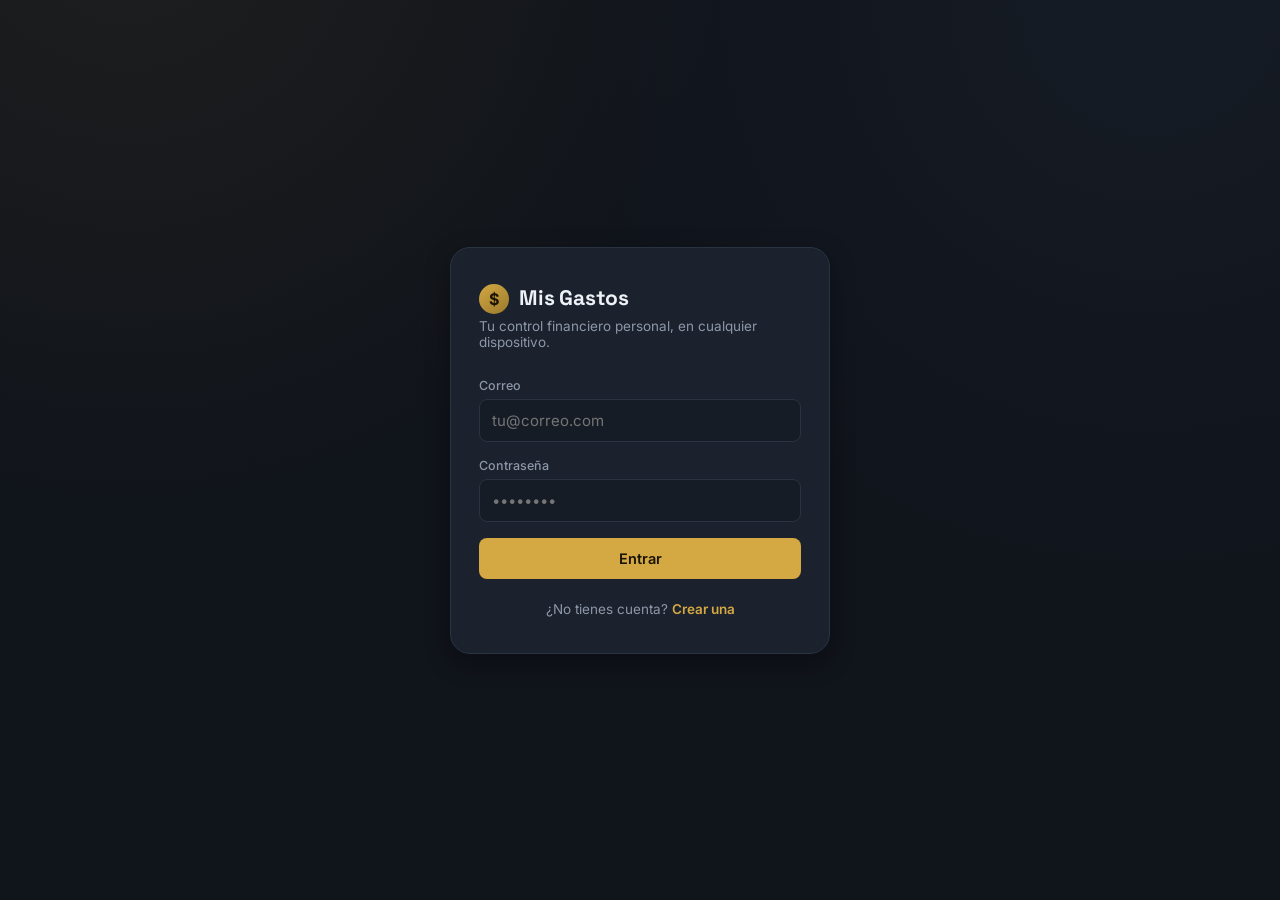
<file: frontend/index.html>
<!DOCTYPE html>
<html lang="es">
<head>
<meta charset="UTF-8" />
<meta name="viewport" content="width=device-width, initial-scale=1, viewport-fit=cover" />
<title>Mis Gastos</title>
<meta name="theme-color" content="#10141b" />
<link rel="manifest" href="manifest.json" />
<link rel="apple-touch-icon" href="icons/icon-180.png" />
<meta name="apple-mobile-web-app-capable" content="yes" />
<meta name="apple-mobile-web-app-status-bar-style" content="black-translucent" />
<meta name="apple-mobile-web-app-title" content="Mis Gastos" />
<link rel="preconnect" href="https://fonts.googleapis.com">
<link rel="preconnect" href="https://fonts.gstatic.com" crossorigin>
<link href="https://fonts.googleapis.com/css2?family=Inter:wght@400;500;600;700&family=Space+Grotesk:wght@500;600;700&display=swap" rel="stylesheet">
<link rel="stylesheet" href="css/styles.css" />
</head>
<body>

<div id="app">

  <!-- ======= AUTH VIEW ======= -->
  <section id="view-auth" class="view-auth">
    <div class="auth-card">
      <div class="auth-brand">
        <div class="coin">$</div>
        <h1>Mis Gastos</h1>
      </div>
      <p class="auth-sub" id="auth-sub">Tu control financiero personal, en cualquier dispositivo.</p>

      <div id="auth-error" class="auth-error hidden"></div>

      <form id="form-login">
        <div class="field">
          <label>Correo</label>
          <input type="email" id="login-email" required autocomplete="email" placeholder="tu@correo.com" />
        </div>
        <div class="field">
          <label>Contraseña</label>
          <input type="password" id="login-password" required autocomplete="current-password" placeholder="••••••••" />
        </div>
        <button type="submit" class="btn btn-primary">Entrar</button>
      </form>

      <form id="form-register" class="hidden">
        <div class="field">
          <label>Nombre</label>
          <input type="text" id="reg-name" placeholder="Camilo" />
        </div>
        <div class="field">
          <label>Correo</label>
          <input type="email" id="reg-email" required autocomplete="email" placeholder="tu@correo.com" />
        </div>
        <div class="field">
          <label>Contraseña</label>
          <input type="password" id="reg-password" required minlength="6" autocomplete="new-password" placeholder="Mínimo 6 caracteres" />
        </div>
        <button type="submit" class="btn btn-primary">Crear cuenta</button>
      </form>

      <div class="auth-toggle">
        <span id="auth-toggle-text">¿No tienes cuenta?</span>
        <button class="btn-text" id="auth-toggle-btn">Crear una</button>
      </div>
    </div>
  </section>

  <!-- ======= APP SHELL ======= -->
  <div id="shell" class="shell hidden">

    <!-- Sidebar (desktop) -->
    <aside class="sidebar">
      <div class="sidebar-brand">
        <div class="coin">$</div>
        <strong>Mis Gastos</strong>
      </div>
      <button class="nav-item active" data-view="home"><span class="ic">🏠</span> Inicio</button>
      <button class="nav-item" data-view="metrics"><span class="ic">📊</span> Métricas</button>
      <button class="nav-item" data-view="categories"><span class="ic">🏷️</span> Categorías</button>
      <div class="sidebar-footer">
        <div class="sidebar-user" id="sidebar-user"></div>
        <button class="nav-item" id="logout-btn-desktop"><span class="ic">⎋</span> Cerrar sesión</button>
      </div>
    </aside>

    <div class="main-area">
      <header class="topbar">
        <div class="topbar-title" id="topbar-title">
          Inicio
          <span class="sub" id="topbar-sub"></span>
        </div>
        <button class="logout-btn" id="logout-btn-mobile">Salir</button>
      </header>

      <div class="month-scroller" id="month-scroller"></div>

      <main class="content">

        <!-- HOME / CONCILIACIÓN -->
        <section id="view-home" class="view">

          <!-- Panel de conciliación bancaria (hero) -->
          <div class="recon-card">
            <div class="recon-top">
              <div>
                <div class="recon-label">Saldo en la cuenta</div>
                <div class="recon-balance tabular" id="recon-computed">$0</div>
                <div class="recon-sub" id="recon-sub">lo que debería quedarte este mes</div>
              </div>
              <div class="recon-status" id="recon-status"></div>
            </div>

            <div class="recon-flow">
              <div class="flow-row editable" id="row-opening">
                <span class="flow-name">Saldo inicial del mes</span>
                <span class="flow-val tabular" id="val-opening">$0</span>
              </div>
              <div class="flow-row">
                <span class="flow-name">+ Ingresos netos (nómina)</span>
                <span class="flow-val tabular positive" id="val-net">$0</span>
              </div>
              <div class="flow-row">
                <span class="flow-name">− Gastos del mes</span>
                <span class="flow-val tabular negative" id="val-expenses">$0</span>
              </div>
              <div class="flow-row total">
                <span class="flow-name">= Saldo calculado</span>
                <span class="flow-val tabular" id="val-computed">$0</span>
              </div>
            </div>

            <div class="recon-bank">
              <div class="recon-bank-head">
                <span>Saldo real en tu banco</span>
                <button class="btn-text" id="edit-actual-btn">Ingresar / editar</button>
              </div>
              <div class="recon-bank-val tabular" id="val-actual">— sin ingresar —</div>
              <div class="recon-diff" id="recon-diff"></div>
            </div>
          </div>

          <!-- Resumen de nómina (colapsable) -->
          <div class="panel">
            <button class="panel-head" id="payroll-toggle">
              <span>Nómina del mes</span>
              <span class="panel-net tabular" id="payroll-net">$0</span>
              <span class="panel-chevron" id="payroll-chevron">▾</span>
            </button>
            <div class="panel-body" id="payroll-body">
              <div class="payroll-col">
                <div class="payroll-col-title positive">Ingresos</div>
                <div id="income-list"></div>
                <div class="payroll-col-title negative" style="margin-top:14px;">Deducciones</div>
                <div id="deduction-list"></div>
              </div>
              <div class="payroll-summary">
                <div class="ps-row"><span>Total ingresos</span><span class="tabular" id="ps-income">$0</span></div>
                <div class="ps-row"><span>Total deducciones</span><span class="tabular" id="ps-deduction">$0</span></div>
                <div class="ps-row net"><span>Neto a la cuenta</span><span class="tabular" id="ps-net">$0</span></div>
              </div>
            </div>
          </div>

          <div class="stat-grid">
            <div class="stat-chip fixed">
              <div class="stat-label">Gastos fijos</div>
              <div class="stat-value tabular" id="stat-fixed">$0</div>
            </div>
            <div class="stat-chip variable">
              <div class="stat-label">Gastos variables</div>
              <div class="stat-value tabular" id="stat-variable">$0</div>
            </div>
          </div>

          <div class="section-head">
            <h2>Movimientos</h2>
            <span class="count" id="tx-count">0</span>
          </div>

          <div id="tx-list"></div>
        </section>

        <!-- METRICS -->
        <section id="view-metrics" class="view hidden">
          <div class="metrics-grid">
            <div class="chart-card">
              <h3>Gastos variables por categoría</h3>
              <div class="chart-wrap"><canvas id="chart-categories"></canvas></div>
              <div class="cat-legend" id="cat-legend"></div>
            </div>
            <div class="chart-card">
              <h3>Ingresos vs. gastos del mes</h3>
              <div class="chart-wrap"><canvas id="chart-month"></canvas></div>
            </div>
            <div class="chart-card full">
              <h3>Tendencia del año</h3>
              <div class="chart-wrap"><canvas id="chart-trend"></canvas></div>
            </div>
          </div>
        </section>

        <!-- CATEGORIES -->
        <section id="view-categories" class="view hidden">
          <div class="section-head"><h2>Tus categorías</h2></div>
          <div id="cat-list"></div>
          <div class="add-cat-row">
            <input type="text" id="new-cat-name" placeholder="Nueva categoría (ej. Mascotas)" />
            <button class="btn btn-ghost" id="add-cat-btn">Agregar</button>
          </div>
        </section>

      </main>

      <button class="fab" id="fab-add">+</button>

      <nav class="bottom-nav">
        <button class="active" data-view="home"><span class="ic">🏠</span>Inicio</button>
        <button data-view="metrics"><span class="ic">📊</span>Métricas</button>
        <button data-view="categories"><span class="ic">🏷️</span>Categorías</button>
      </nav>
    </div>
  </div>

  <!-- ======= MODAL: agregar/editar movimiento ======= -->
  <div id="modal-tx" class="modal hidden">
    <div class="modal-card">
      <div class="modal-head">
        <h3 id="modal-title">Nuevo movimiento</h3>
        <button class="modal-close" id="modal-close">&times;</button>
      </div>

      <div class="type-toggle" id="type-toggle">
        <button data-type="variable" class="active">Variable</button>
        <button data-type="fixed">Fijo</button>
        <button data-type="income">Ingreso</button>
        <button data-type="deduction">Deducción</button>
      </div>

      <form id="form-tx">
        <div class="field">
          <label>Descripción</label>
          <input type="text" id="tx-desc" required placeholder="Ej. Almuerzo, Mercado, Sueldo..." />
        </div>
        <div class="field-row">
          <div class="field">
            <label>Valor (COP)</label>
            <input type="number" id="tx-amount" required step="1" placeholder="0" />
          </div>
          <div class="field">
            <label>Fecha</label>
            <input type="date" id="tx-date" required />
          </div>
        </div>
        <div class="field" id="cat-field">
          <label>Categoría</label>
          <select id="tx-category"></select>
        </div>
        <div class="field">
          <label>Notas (opcional)</label>
          <input type="text" id="tx-notes" placeholder="Algún detalle adicional..." />
        </div>
        <div class="modal-actions">
          <button type="button" class="btn btn-ghost" id="modal-cancel">Cancelar</button>
          <button type="submit" class="btn btn-primary" id="modal-save">Guardar</button>
        </div>
        <button type="button" class="btn-danger-text hidden" id="modal-delete">Eliminar movimiento</button>
      </form>
    </div>
  </div>

  <div id="toast" class="toast hidden"></div>

  <!-- ======= MODAL: editar saldos (conciliación) ======= -->
  <div id="modal-balance" class="modal hidden">
    <div class="modal-card">
      <div class="modal-head">
        <h3 id="balance-modal-title">Saldo</h3>
        <button class="modal-close" id="balance-close">&times;</button>
      </div>
      <p class="modal-hint" id="balance-hint"></p>
      <div class="field">
        <label id="balance-label">Valor (COP)</label>
        <input type="number" id="balance-input" step="1" placeholder="0" />
      </div>
      <button class="btn-text" id="use-prev-btn" style="margin-bottom:8px; display:none;">Usar saldo final del mes anterior</button>
      <div class="modal-actions">
        <button type="button" class="btn btn-ghost" id="balance-cancel">Cancelar</button>
        <button type="button" class="btn btn-primary" id="balance-save">Guardar</button>
      </div>
    </div>
  </div>

</div>

<script src="js/vendor/chart.umd.js"></script>
<script src="js/api.js"></script>
<script src="js/app.js"></script>
</body>
</html>
</file>
<file: frontend/css/styles.css>
:root {
  /* ---- Paleta ---- */
  --bg: #10141b;
  --bg-elevated: #161c26;
  --surface: #1b222e;
  --surface-hover: #222a38;
  --border: #2a3342;
  --text: #eef1f6;
  --text-muted: #8d97a7;
  --text-faint: #5b6473;
  --accent: #d4a843;          /* oro/ledger — color de marca */
  --accent-soft: rgba(212, 168, 67, 0.14);
  --positive: #5fb87a;        /* ingresos */
  --negative: #e2685a;        /* gastos */
  --fixed-color: #6c8fc7;     /* gastos fijos */

  --radius-sm: 8px;
  --radius-md: 14px;
  --radius-lg: 20px;
  --shadow: 0 8px 24px rgba(0, 0, 0, 0.35);

  --font-display: 'Space Grotesk', 'Inter', system-ui, sans-serif;
  --font-body: 'Inter', system-ui, -apple-system, sans-serif;
}

* { box-sizing: border-box; }

html, body {
  margin: 0;
  padding: 0;
  background: var(--bg);
  color: var(--text);
  font-family: var(--font-body);
  -webkit-font-smoothing: antialiased;
  height: 100%;
}

body {
  background-image:
    radial-gradient(circle at 10% -10%, rgba(212, 168, 67, 0.07), transparent 40%),
    radial-gradient(circle at 90% 0%, rgba(108, 143, 199, 0.06), transparent 40%);
}

h1, h2, h3, .num-display {
  font-family: var(--font-display);
  letter-spacing: -0.01em;
}

button { font-family: inherit; }

a { color: var(--accent); text-decoration: none; }

.hidden { display: none !important; }

.tabular { font-variant-numeric: tabular-nums; }

/* ---------- Scrollbars discretos ---------- */
::-webkit-scrollbar { width: 6px; height: 6px; }
::-webkit-scrollbar-thumb { background: var(--border); border-radius: 6px; }

/* ============ AUTH VIEW ============ */
.view-auth {
  min-height: 100vh;
  display: flex;
  align-items: center;
  justify-content: center;
  padding: 24px;
}

.auth-card {
  width: 100%;
  max-width: 380px;
  background: var(--surface);
  border: 1px solid var(--border);
  border-radius: var(--radius-lg);
  padding: 36px 28px;
  box-shadow: var(--shadow);
}

.auth-brand {
  display: flex;
  align-items: baseline;
  gap: 10px;
  margin-bottom: 4px;
}

.auth-brand .coin {
  width: 30px; height: 30px;
  border-radius: 50%;
  background: linear-gradient(145deg, var(--accent), #9a7a2c);
  display: flex; align-items: center; justify-content: center;
  font-weight: 700; color: #1a1402; font-size: 16px;
  flex-shrink: 0;
}

.auth-brand h1 { font-size: 21px; margin: 0; }

.auth-sub { color: var(--text-muted); font-size: 13.5px; margin: 4px 0 28px; }

.field { margin-bottom: 16px; }

.field label {
  display: block;
  font-size: 12.5px;
  color: var(--text-muted);
  margin-bottom: 6px;
  font-weight: 500;
}

.field input, .field select, .field textarea {
  width: 100%;
  background: var(--bg-elevated);
  border: 1px solid var(--border);
  border-radius: var(--radius-sm);
  padding: 11px 12px;
  color: var(--text);
  font-size: 15px;
  font-family: inherit;
  outline: none;
  transition: border-color 0.15s;
}

.field input:focus, .field select:focus, .field textarea:focus {
  border-color: var(--accent);
}

.field-row { display: flex; gap: 10px; }
.field-row .field { flex: 1; }

.btn {
  display: inline-flex;
  align-items: center;
  justify-content: center;
  gap: 8px;
  border: none;
  border-radius: var(--radius-sm);
  padding: 12px 18px;
  font-size: 14.5px;
  font-weight: 600;
  cursor: pointer;
  transition: transform 0.08s, opacity 0.15s, background 0.15s;
  font-family: inherit;
}
.btn:active { transform: scale(0.97); }

.btn-primary { background: var(--accent); color: #1a1402; width: 100%; }
.btn-primary:hover { opacity: 0.92; }

.btn-ghost { background: transparent; color: var(--text-muted); border: 1px solid var(--border); }
.btn-ghost:hover { color: var(--text); border-color: var(--text-faint); }

.btn-text {
  background: none; border: none; color: var(--accent);
  font-size: 13.5px; font-weight: 600; cursor: pointer; padding: 0;
}

.auth-toggle { text-align: center; margin-top: 22px; font-size: 13.5px; color: var(--text-muted); }

.auth-error {
  background: rgba(226, 104, 90, 0.12);
  border: 1px solid rgba(226, 104, 90, 0.35);
  color: #f0a59c;
  border-radius: var(--radius-sm);
  padding: 10px 12px;
  font-size: 13px;
  margin-bottom: 16px;
}

/* ============ APP SHELL ============ */
.shell {
  display: flex;
  min-height: 100vh;
}

.sidebar {
  display: none;
  width: 230px;
  flex-direction: column;
  background: var(--bg-elevated);
  border-right: 1px solid var(--border);
  padding: 24px 16px;
  position: sticky;
  top: 0;
  height: 100vh;
}

.sidebar-brand { display: flex; align-items: center; gap: 10px; padding: 0 8px 28px; }
.sidebar-brand .coin { width: 28px; height: 28px; border-radius: 50%; background: linear-gradient(145deg, var(--accent), #9a7a2c); display:flex; align-items:center; justify-content:center; font-weight:700; color:#1a1402; font-size:14px; }
.sidebar-brand strong { font-family: var(--font-display); font-size: 16px; }

.nav-item {
  display: flex; align-items: center; gap: 12px;
  padding: 11px 12px;
  border-radius: var(--radius-sm);
  color: var(--text-muted);
  font-size: 14.5px;
  font-weight: 500;
  cursor: pointer;
  margin-bottom: 2px;
  background: none; border: none; width: 100%; text-align: left;
  font-family: inherit;
}
.nav-item .ic { font-size: 17px; width: 20px; text-align: center; }
.nav-item:hover { background: var(--surface); color: var(--text); }
.nav-item.active { background: var(--accent-soft); color: var(--accent); }

.sidebar-footer { margin-top: auto; }
.sidebar-user { font-size: 12.5px; color: var(--text-faint); padding: 8px; word-break: break-all; }

.main-area { flex: 1; min-width: 0; display: flex; flex-direction: column; }

/* ---- Topbar ---- */
.topbar {
  display: flex;
  align-items: center;
  justify-content: space-between;
  gap: 12px;
  padding: 16px 18px;
  border-bottom: 1px solid var(--border);
  position: sticky;
  top: 0;
  background: rgba(16, 20, 27, 0.92);
  backdrop-filter: blur(6px);
  z-index: 20;
}

.topbar-title { font-size: 17px; font-weight: 600; }
.topbar-title .sub { display:block; font-size: 12px; color: var(--text-muted); font-weight: 400; margin-top:1px;}

.month-scroller {
  display: flex;
  gap: 8px;
  overflow-x: auto;
  padding: 12px 16px;
  border-bottom: 1px solid var(--border);
  scrollbar-width: none;
}
.month-scroller::-webkit-scrollbar { display: none; }

.month-pill {
  flex-shrink: 0;
  padding: 7px 14px;
  border-radius: 999px;
  border: 1px solid var(--border);
  background: var(--surface);
  color: var(--text-muted);
  font-size: 13px;
  font-weight: 600;
  cursor: pointer;
  white-space: nowrap;
  text-transform: capitalize;
}
.month-pill.active { background: var(--accent); color: #1a1402; border-color: var(--accent); }

.logout-btn { background: none; border: 1px solid var(--border); color: var(--text-muted); border-radius: var(--radius-sm); padding: 8px 12px; font-size: 13px; cursor: pointer; }
.logout-btn:hover { color: var(--negative); border-color: var(--negative); }

.content { flex: 1; padding: 18px 16px 100px; max-width: 1080px; width: 100%; margin: 0 auto; }

/* ---- Panel de conciliación (elemento de firma) ---- */
.recon-card {
  background: linear-gradient(160deg, var(--surface), var(--bg-elevated));
  border: 1px solid var(--border);
  border-radius: var(--radius-lg);
  padding: 20px;
  margin-bottom: 16px;
}
.recon-top { display: flex; justify-content: space-between; align-items: flex-start; gap: 12px; }
.recon-label { font-size: 12.5px; color: var(--text-muted); font-weight: 600; text-transform: uppercase; letter-spacing: 0.03em; }
.recon-balance { font-size: 36px; font-weight: 600; margin: 4px 0 2px; line-height: 1.05; }
.recon-balance.negative { color: var(--negative); }
.recon-sub { font-size: 12px; color: var(--text-faint); }

.recon-status { flex-shrink: 0; padding: 6px 12px; border-radius: 999px; font-size: 12px; font-weight: 700; white-space: nowrap; }
.recon-status.ok { background: rgba(95,184,122,0.15); color: var(--positive); }
.recon-status.off { background: rgba(226,104,90,0.15); color: var(--negative); }
.recon-status.pending { background: var(--bg-elevated); color: var(--text-faint); }

.recon-flow { margin-top: 18px; border-top: 1px solid var(--border); padding-top: 12px; }
.flow-row { display: flex; justify-content: space-between; align-items: center; padding: 7px 0; font-size: 13.5px; color: var(--text-muted); }
.flow-row.editable { cursor: pointer; }
.flow-row.editable:hover .flow-name { color: var(--accent); }
.flow-row.editable .flow-name::after { content: " ✎"; font-size: 11px; opacity: 0.5; }
.flow-val { font-weight: 600; color: var(--text); }
.flow-val.positive { color: var(--positive); }
.flow-val.negative { color: var(--negative); }
.flow-row.total { border-top: 1px dashed var(--border); margin-top: 4px; padding-top: 11px; font-size: 14.5px; }
.flow-row.total .flow-name { color: var(--text); font-weight: 600; }
.flow-row.total .flow-val { color: var(--accent); }

.recon-bank { margin-top: 16px; background: var(--bg-elevated); border-radius: var(--radius-md); padding: 14px; }
.recon-bank-head { display: flex; justify-content: space-between; align-items: center; font-size: 12.5px; color: var(--text-muted); font-weight: 600; }
.recon-bank-val { font-size: 20px; font-weight: 600; margin-top: 6px; }
.recon-bank-val.empty { color: var(--text-faint); font-size: 14px; font-weight: 400; }
.recon-diff { font-size: 13px; margin-top: 8px; font-weight: 600; }
.recon-diff.ok { color: var(--positive); }
.recon-diff.off { color: var(--negative); }

/* ---- Panel colapsable (nómina) ---- */
.panel { background: var(--surface); border: 1px solid var(--border); border-radius: var(--radius-md); margin-bottom: 16px; overflow: hidden; }
.panel-head { width: 100%; display: flex; align-items: center; gap: 10px; padding: 15px 16px; background: none; border: none; color: var(--text); font-size: 14.5px; font-weight: 600; cursor: pointer; font-family: inherit; }
.panel-head .panel-net { margin-left: auto; color: var(--positive); font-weight: 600; }
.panel-chevron { color: var(--text-faint); transition: transform 0.2s; font-size: 12px; }
.panel.open .panel-chevron { transform: rotate(180deg); }
.panel-body { display: none; padding: 0 16px 16px; }
.panel.open .panel-body { display: block; }

.payroll-col-title { font-size: 11.5px; font-weight: 700; text-transform: uppercase; letter-spacing: 0.03em; margin-bottom: 6px; }
.payroll-col-title.positive { color: var(--positive); }
.payroll-col-title.negative { color: var(--negative); }
.payroll-line { display: flex; justify-content: space-between; padding: 5px 0; font-size: 13.5px; border-bottom: 1px solid rgba(42,51,66,0.5); }
.payroll-line .pl-name { color: var(--text-muted); }
.payroll-line .pl-val { font-weight: 500; }
.payroll-summary { margin-top: 16px; border-top: 1px solid var(--border); padding-top: 12px; }
.ps-row { display: flex; justify-content: space-between; padding: 5px 0; font-size: 13.5px; color: var(--text-muted); }
.ps-row.net { border-top: 1px dashed var(--border); margin-top: 4px; padding-top: 10px; font-size: 15px; font-weight: 600; color: var(--accent); }
.ps-row.net span:last-child { color: var(--accent); }

.modal-hint { font-size: 13px; color: var(--text-muted); margin: -4px 0 16px; line-height: 1.4; }

/* Running balance en cada movimiento */
.tx-running { font-size: 11px; color: var(--text-faint); margin-top: 2px; }

/* ---- Stat chips ---- */
.stat-grid { display: grid; grid-template-columns: repeat(2, 1fr); gap: 10px; margin-bottom: 18px; }
.stat-chip { background: var(--surface); border: 1px solid var(--border); border-radius: var(--radius-md); padding: 14px 12px; }
.stat-chip .stat-label { font-size: 11.5px; color: var(--text-muted); font-weight: 600; text-transform: uppercase; letter-spacing: 0.02em; }
.stat-chip .stat-value { font-size: 17px; font-weight: 600; margin-top: 5px; }
.stat-chip.income .stat-value { color: var(--positive); }
.stat-chip.fixed .stat-value { color: var(--fixed-color); }
.stat-chip.variable .stat-value { color: var(--negative); }

/* ---- Section headers ---- */
.section-head { display: flex; align-items: center; justify-content: space-between; margin: 22px 0 12px; }
.section-head h2 { font-size: 15.5px; margin: 0; }
.section-head .count { font-size: 12.5px; color: var(--text-faint); }

/* ---- Transaction list ---- */
.tx-group { margin-bottom: 4px; }
.tx-date-label { font-size: 12px; color: var(--text-faint); font-weight: 600; text-transform: uppercase; letter-spacing: 0.03em; padding: 10px 2px 6px; }

.tx-row {
  display: flex;
  align-items: center;
  gap: 12px;
  background: var(--surface);
  border: 1px solid var(--border);
  border-radius: var(--radius-md);
  padding: 12px 14px;
  margin-bottom: 8px;
  cursor: pointer;
  transition: border-color 0.15s;
}
.tx-row:hover { border-color: var(--text-faint); }

.tx-icon {
  width: 38px; height: 38px; border-radius: 10px;
  display: flex; align-items: center; justify-content: center;
  font-size: 17px; flex-shrink: 0;
  background: var(--bg-elevated);
}
.tx-row.type-income .tx-icon { background: rgba(95, 184, 122, 0.14); }
.tx-row.type-fixed .tx-icon { background: rgba(108, 143, 199, 0.14); }

.tx-info { flex: 1; min-width: 0; }
.tx-desc { font-size: 14.5px; font-weight: 500; white-space: nowrap; overflow: hidden; text-overflow: ellipsis; }
.tx-meta { font-size: 12px; color: var(--text-faint); margin-top: 2px; }

.tx-amount { font-size: 15px; font-weight: 600; flex-shrink: 0; }
.tx-row.type-income .tx-amount { color: var(--positive); }
.tx-row.type-fixed .tx-amount { color: var(--fixed-color); }
.tx-row.type-variable .tx-amount { color: var(--text); }

.empty-state {
  text-align: center;
  padding: 50px 20px;
  color: var(--text-faint);
}
.empty-state .ic { font-size: 34px; margin-bottom: 10px; display:block; }
.empty-state p { font-size: 13.5px; margin: 4px 0; }

/* ---- Metrics view ---- */
.metrics-grid { display: grid; grid-template-columns: 1fr; gap: 16px; }
@media (min-width: 760px) { .metrics-grid { grid-template-columns: 1fr 1fr; } }

.chart-card {
  background: var(--surface);
  border: 1px solid var(--border);
  border-radius: var(--radius-lg);
  padding: 18px 18px 8px;
}
.chart-card h3 { font-size: 14px; margin: 0 0 14px; color: var(--text-muted); font-weight: 600; }
.chart-card.full { grid-column: 1 / -1; }
.chart-wrap { position: relative; height: 230px; }

.cat-legend { margin-top: 14px; display: flex; flex-direction: column; gap: 8px; }
.cat-legend-row { display: flex; align-items: center; gap: 9px; font-size: 13px; }
.cat-legend-row .sw { width: 9px; height: 9px; border-radius: 50%; flex-shrink: 0; }
.cat-legend-row .name { flex: 1; color: var(--text-muted); }
.cat-legend-row .amt { font-weight: 600; }

/* ---- Categories view ---- */
.cat-manage-row {
  display: flex; align-items: center; justify-content: space-between;
  background: var(--surface); border: 1px solid var(--border);
  border-radius: var(--radius-md); padding: 12px 14px; margin-bottom: 8px;
}
.cat-manage-row .del-btn { background: none; border: none; color: var(--text-faint); cursor: pointer; font-size: 16px; }
.cat-manage-row .del-btn:hover { color: var(--negative); }
.add-cat-row { display: flex; gap: 8px; margin-top: 14px; }
.add-cat-row input { flex: 1; }

/* ---- FAB ---- */
.fab {
  position: fixed;
  right: 20px;
  bottom: 86px;
  width: 56px; height: 56px;
  border-radius: 50%;
  background: var(--accent);
  color: #1a1402;
  border: none;
  font-size: 26px;
  font-weight: 400;
  box-shadow: 0 8px 20px rgba(212, 168, 67, 0.35);
  cursor: pointer;
  z-index: 30;
  display: flex; align-items: center; justify-content: center;
}
@media (min-width: 900px) { .fab { bottom: 32px; } }

/* ---- Bottom nav (mobile) ---- */
.bottom-nav {
  position: fixed;
  bottom: 0; left: 0; right: 0;
  display: flex;
  background: var(--bg-elevated);
  border-top: 1px solid var(--border);
  z-index: 25;
  padding-bottom: env(safe-area-inset-bottom);
}
.bottom-nav button {
  flex: 1;
  background: none; border: none;
  color: var(--text-faint);
  font-size: 11.5px;
  padding: 10px 0 8px;
  display: flex; flex-direction: column; align-items: center; gap: 3px;
  cursor: pointer;
  font-family: inherit;
}
.bottom-nav button .ic { font-size: 19px; }
.bottom-nav button.active { color: var(--accent); }

@media (min-width: 900px) {
  .sidebar { display: flex; }
  .bottom-nav { display: none; }
  .content { padding: 24px 32px 60px; }
}

/* ============ MODAL ============ */
.modal {
  position: fixed; inset: 0;
  background: rgba(8, 10, 14, 0.6);
  display: flex; align-items: flex-end; justify-content: center;
  z-index: 50;
  backdrop-filter: blur(2px);
}
@media (min-width: 640px) { .modal { align-items: center; } }

.modal-card {
  background: var(--bg-elevated);
  border: 1px solid var(--border);
  border-radius: 22px 22px 0 0;
  width: 100%;
  max-width: 460px;
  max-height: 92vh;
  overflow-y: auto;
  padding: 22px 22px 28px;
}
@media (min-width: 640px) { .modal-card { border-radius: var(--radius-lg); } }

.modal-head { display: flex; align-items: center; justify-content: space-between; margin-bottom: 18px; }
.modal-head h3 { margin: 0; font-size: 17px; }
.modal-close { background: none; border: none; color: var(--text-faint); font-size: 22px; cursor: pointer; line-height: 1; }

.type-toggle { display: flex; gap: 6px; margin-bottom: 16px; flex-wrap: wrap; }
.type-toggle button {
  flex: 1; min-width: 70px; padding: 9px 4px; border-radius: var(--radius-sm);
  border: 1px solid var(--border); background: var(--surface);
  color: var(--text-muted); font-size: 12px; font-weight: 600;
  cursor: pointer; font-family: inherit;
}
.type-toggle button.active { background: var(--accent-soft); border-color: var(--accent); color: var(--accent); }

.modal-actions { display: flex; gap: 10px; margin-top: 18px; }
.modal-actions .btn { flex: 1; }
.btn-danger-text { background: none; border: none; color: var(--negative); font-size: 13.5px; font-weight: 600; cursor: pointer; margin-top: 14px; width: 100%; text-align: center; padding: 6px; }

.toast {
  position: fixed; top: 18px; left: 50%; transform: translateX(-50%);
  background: var(--bg-elevated); border: 1px solid var(--border);
  color: var(--text); padding: 11px 18px; border-radius: 999px;
  font-size: 13.5px; z-index: 80; box-shadow: var(--shadow);
}

.loader { text-align: center; padding: 40px; color: var(--text-faint); font-size: 13px; }
</file>
